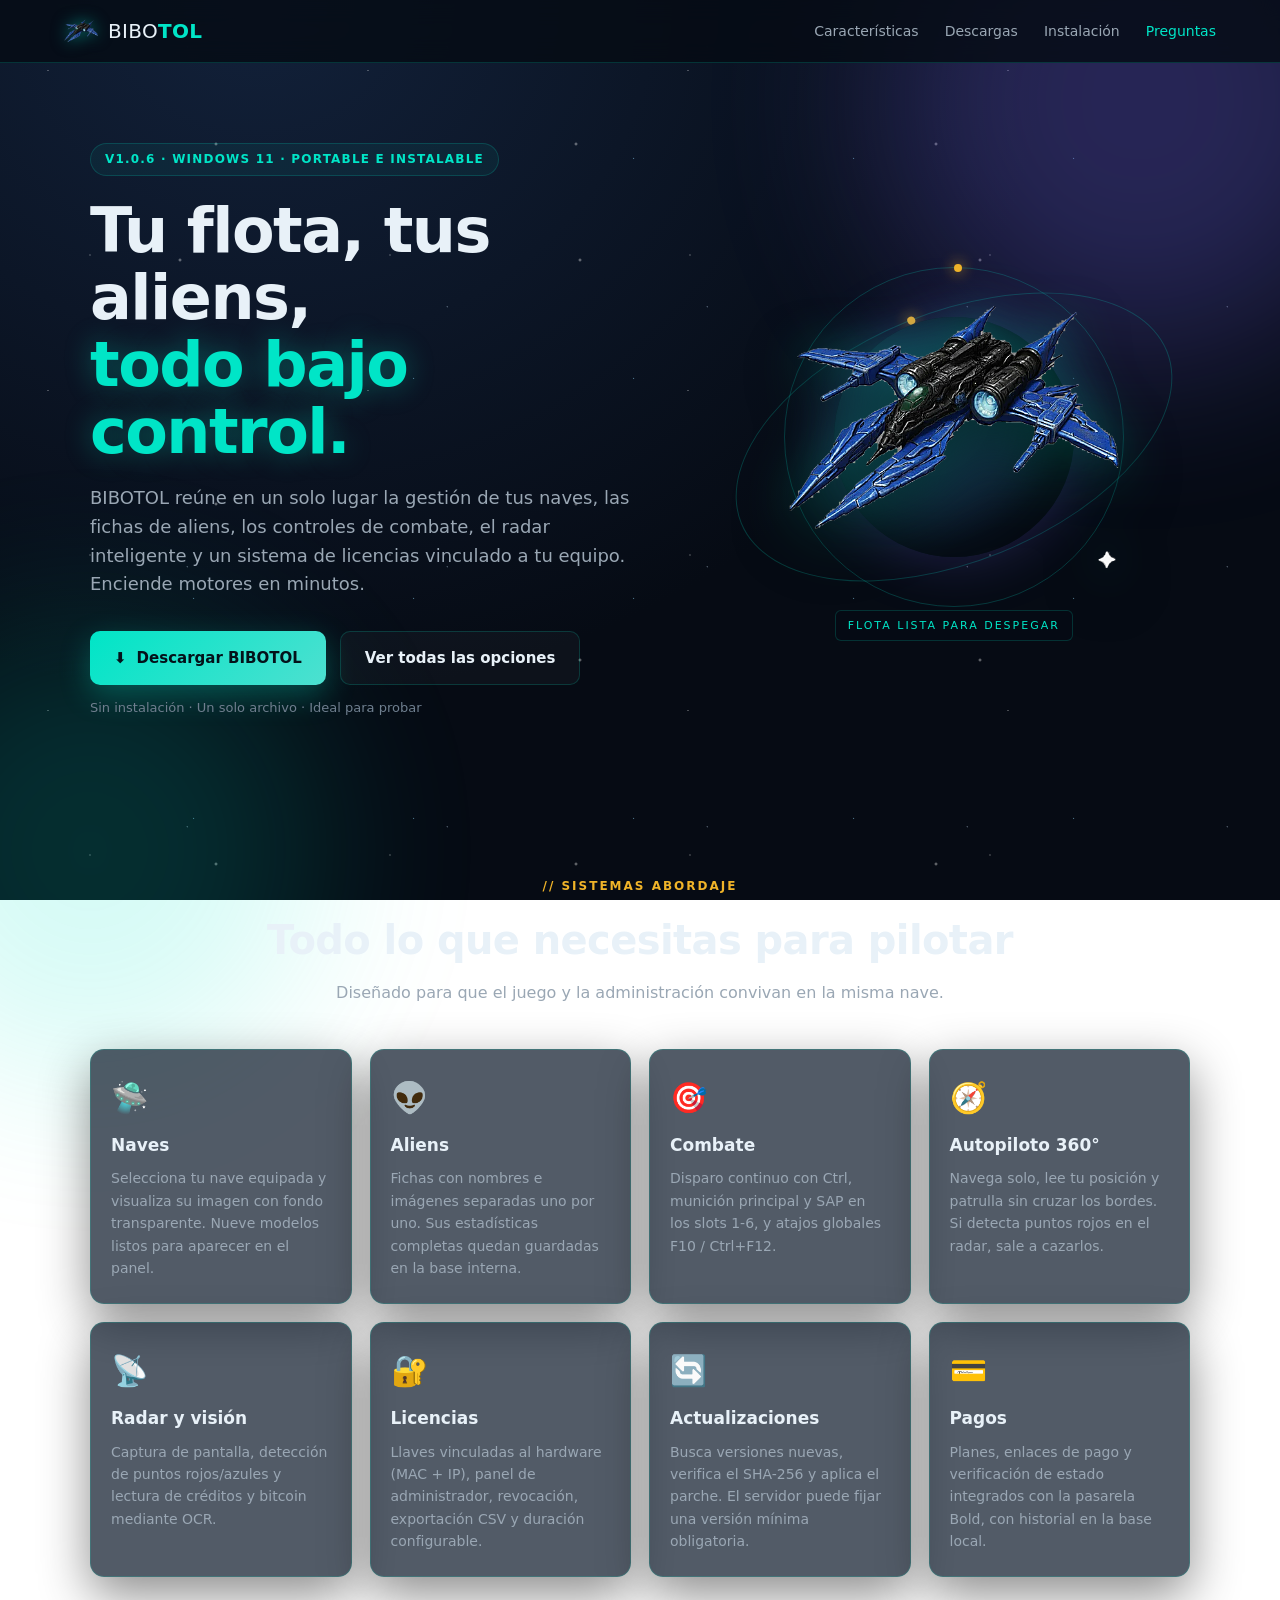
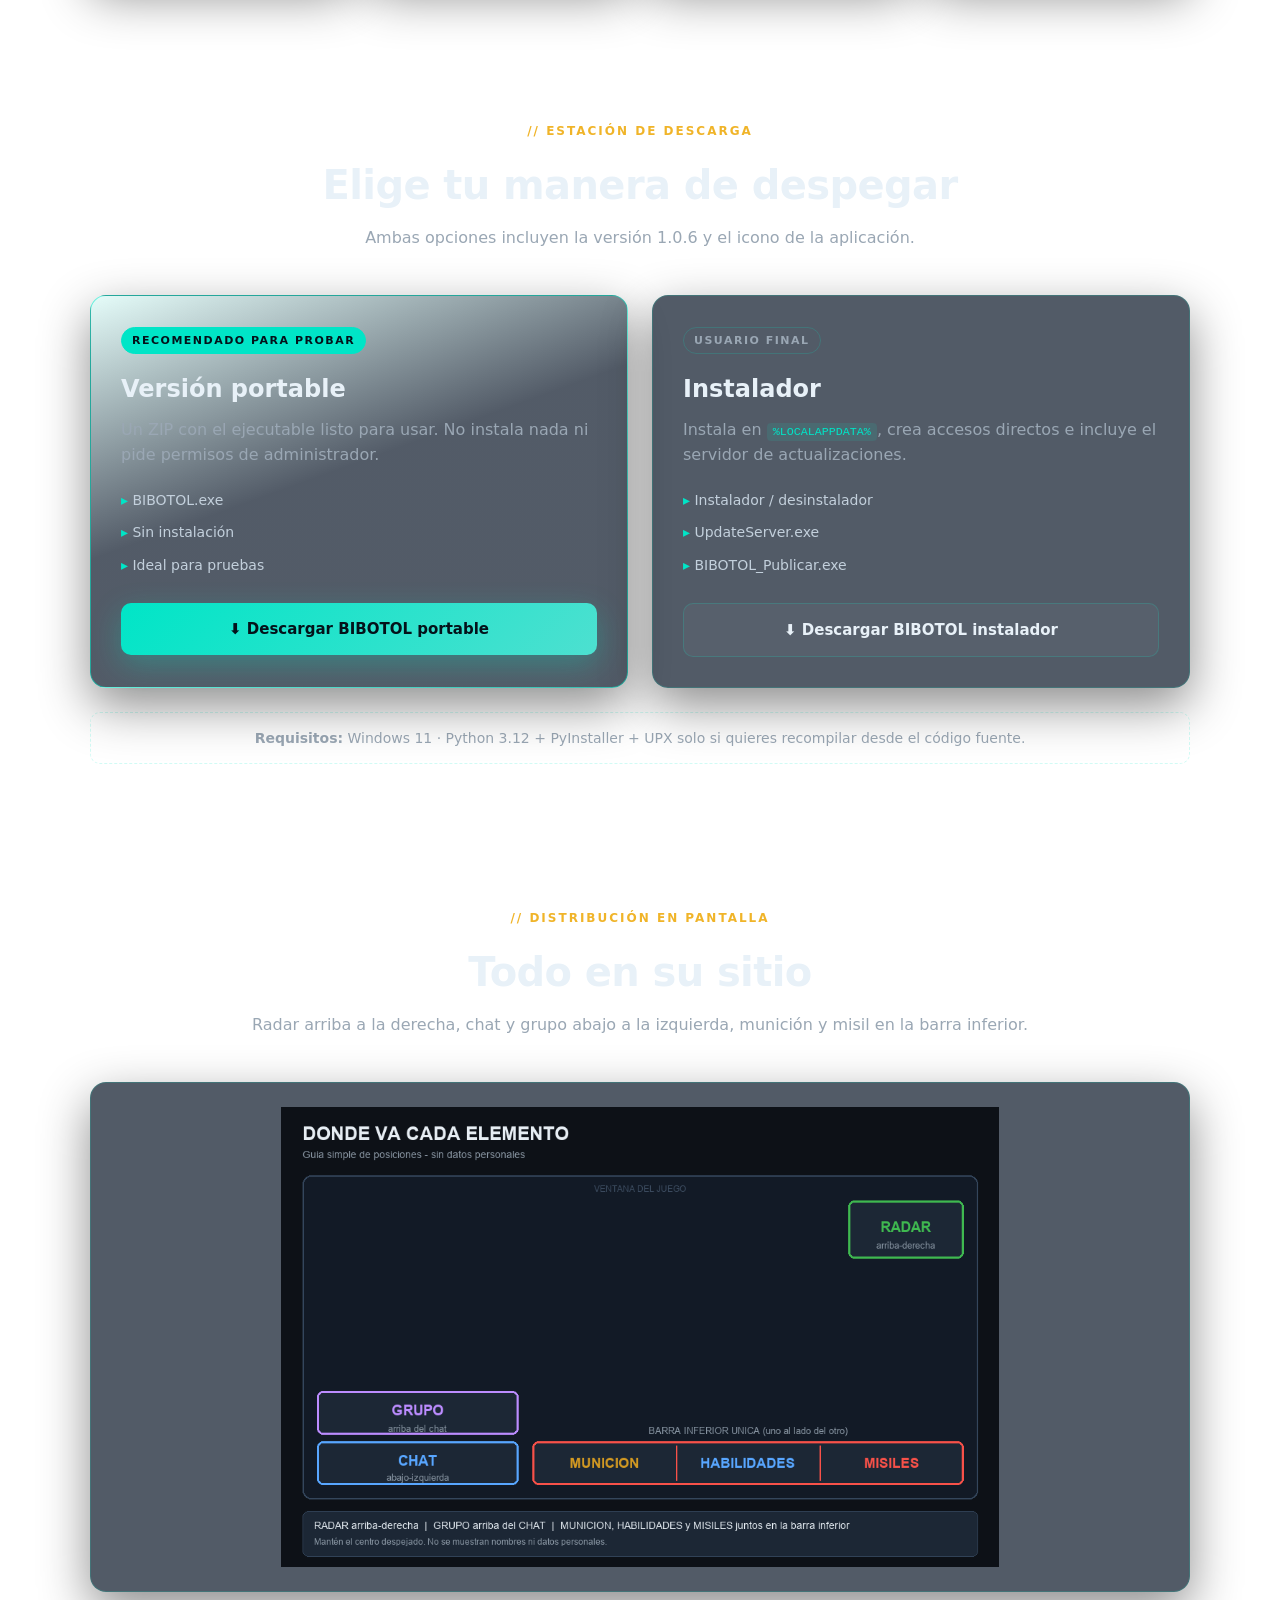
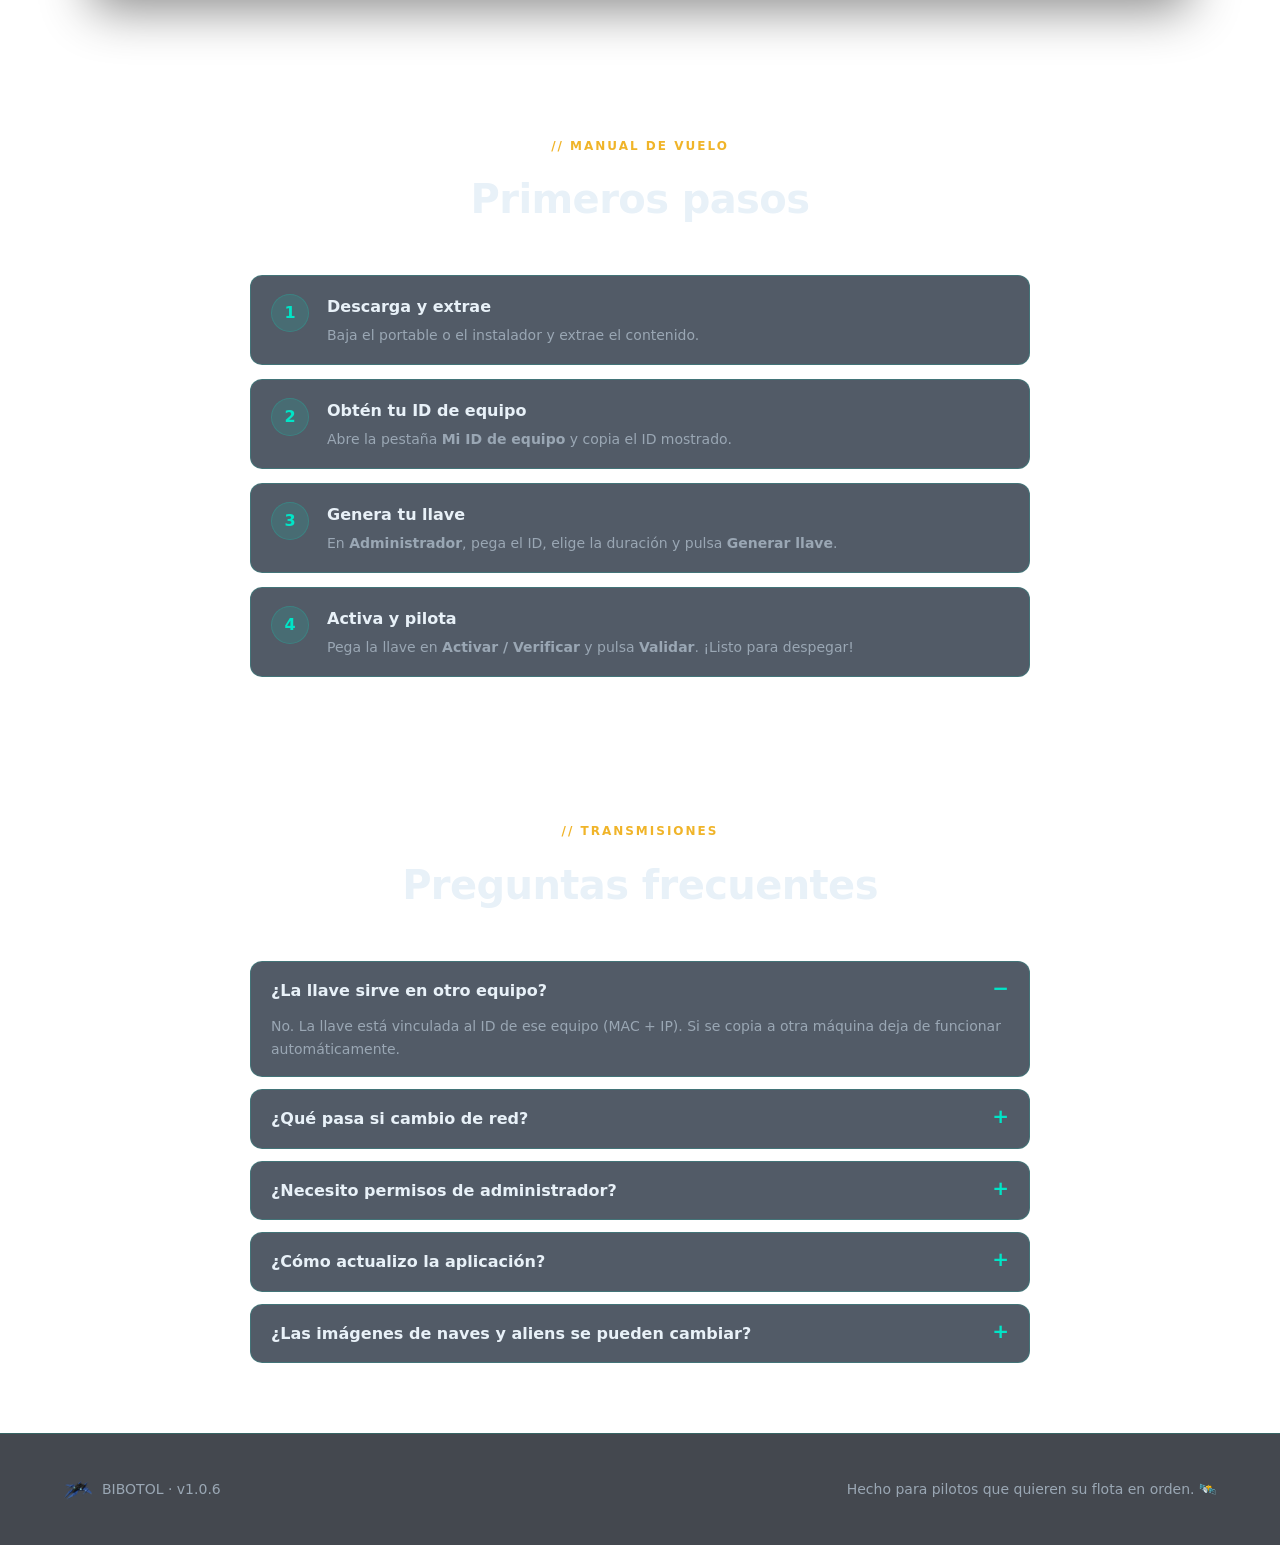
<file: index.html>
<!DOCTYPE html>
<html lang="es">
<head>
<meta charset="UTF-8">
<meta name="viewport" content="width=device-width, initial-scale=1.0">
<title>BIBOTOL — Centro de descargas</title>
<meta name="description" content="Descarga BIBOTOL: naves, aliens, autopiloto, radar y licencias por hardware en una sola aplicación para Windows.">
<link rel="icon" href="app.png" type="image/png">
<link rel="stylesheet" href="styles.css">
</head>
<body>

<div class="stars" aria-hidden="true"></div>
<div class="nebula nebula-a" aria-hidden="true"></div>
<div class="nebula nebula-b" aria-hidden="true"></div>

<header class="topbar">
  <a class="brand" href="#inicio">
    <img src="app.png" alt="Icono de BIBOTOL" onerror="this.style.display='none'">
    <span>BIBO<b>TOL</b></span>
  </a>
  <nav>
    <a href="#caracteristicas">Características</a>
    <a href="#descargas">Descargas</a>
    <a href="#instalacion">Instalación</a>
    <a href="#faq">Preguntas</a>
  </nav>
</header>

<main>
  <!-- HERO -->
  <section id="inicio" class="hero">
    <div class="hero-copy">
      <span class="badge">v1.0.6 · Windows 11 · Portable e instalable</span>
      <h1>Tu flota, tus aliens,<br><span>todo bajo control.</span></h1>
      <p class="lead">
        BIBOTOL reúne en un solo lugar la gestión de tus naves, las fichas de
        aliens, los controles de combate, el radar inteligente y un sistema de
        licencias vinculado a tu equipo. Enciende motores en minutos.
      </p>
      <div class="cta">
        <a class="btn btn-primary" href="https://github.com/juanramosc44-byte/BIBOTOL/releases/download/v1.0.6/BIBOTOL_Portable_v1.0.6.zip" download>
          <span>⬇</span> Descargar BIBOTOL
        </a>
        <a class="btn btn-ghost" href="#descargas">Ver todas las opciones</a>
      </div>
      <p class="hint">Sin instalación · Un solo archivo · Ideal para probar</p>
    </div>

    <div class="hero-art">
      <div class="orbit orbit-1"></div>
      <div class="orbit orbit-2"></div>
      <div class="planet"></div>
      <img class="ship" src="ships/nave_origen.png" alt="Nave del juego"
           onerror="this.src='app.png'">
      <div class="ship-label">FLOTA LISTA PARA DESPEGAR</div>
    </div>
  </section>

  <!-- CARACTERÍSTICAS -->
  <section id="caracteristicas" class="section">
    <div class="section-head">
      <span class="kicker">// SISTEMAS ABORDAJE</span>
      <h2>Todo lo que necesitas para pilotar</h2>
      <p>Diseñado para que el juego y la administración convivan en la misma nave.</p>
    </div>

    <div class="grid">
      <article class="card">
        <div class="ico">🛸</div>
        <h3>Naves</h3>
        <p>Selecciona tu nave equipada y visualiza su imagen con fondo transparente. Nueve modelos listos para aparecer en el panel.</p>
      </article>
      <article class="card">
        <div class="ico">👽</div>
        <h3>Aliens</h3>
        <p>Fichas con nombres e imágenes separadas uno por uno. Sus estadísticas completas quedan guardadas en la base interna.</p>
      </article>
      <article class="card">
        <div class="ico">🎯</div>
        <h3>Combate</h3>
        <p>Disparo continuo con Ctrl, munición principal y SAP en los slots 1-6, y atajos globales F10 / Ctrl+F12.</p>
      </article>
      <article class="card">
        <div class="ico">🧭</div>
        <h3>Autopiloto 360°</h3>
        <p>Navega solo, lee tu posición y patrulla sin cruzar los bordes. Si detecta puntos rojos en el radar, sale a cazarlos.</p>
      </article>
      <article class="card">
        <div class="ico">📡</div>
        <h3>Radar y visión</h3>
        <p>Captura de pantalla, detección de puntos rojos/azules y lectura de créditos y bitcoin mediante OCR.</p>
      </article>
      <article class="card">
        <div class="ico">🔐</div>
        <h3>Licencias</h3>
        <p>Llaves vinculadas al hardware (MAC + IP), panel de administrador, revocación, exportación CSV y duración configurable.</p>
      </article>
      <article class="card">
        <div class="ico">🔄</div>
        <h3>Actualizaciones</h3>
        <p>Busca versiones nuevas, verifica el SHA-256 y aplica el parche. El servidor puede fijar una versión mínima obligatoria.</p>
      </article>
      <article class="card">
        <div class="ico">💳</div>
        <h3>Pagos</h3>
        <p>Planes, enlaces de pago y verificación de estado integrados con la pasarela Bold, con historial en la base local.</p>
      </article>
    </div>
  </section>

  <!-- DESCARGA -->
  <section id="descargas" class="section">
    <div class="section-head">
      <span class="kicker">// ESTACIÓN DE DESCARGA</span>
      <h2>Elige tu manera de despegar</h2>
      <p>Ambas opciones incluyen la versión 1.0.6 y el icono de la aplicación.</p>
    </div>

    <div class="download-grid">
      <article class="download-card featured">
        <span class="tag popular">RECOMENDADO PARA PROBAR</span>
        <h3>Versión portable</h3>
        <p>Un ZIP con el ejecutable listo para usar. No instala nada ni pide permisos de administrador.</p>
        <ul>
          <li>BIBOTOL.exe</li>
          <li>Sin instalación</li>
          <li>Ideal para pruebas</li>
        </ul>
        <a class="btn btn-primary wide" href="https://github.com/juanramosc44-byte/BIBOTOL/releases/download/v1.0.6/BIBOTOL_Portable_v1.0.6.zip" download>
          ⬇ Descargar BIBOTOL portable
        </a>
      </article>

      <article class="download-card">
        <span class="tag">USUARIO FINAL</span>
        <h3>Instalador</h3>
        <p>Instala en <code>%LOCALAPPDATA%</code>, crea accesos directos e incluye el servidor de actualizaciones.</p>
        <ul>
          <li>Instalador / desinstalador</li>
          <li>UpdateServer.exe</li>
          <li>BIBOTOL_Publicar.exe</li>
        </ul>
        <a class="btn btn-ghost wide" href="https://github.com/juanramosc44-byte/BIBOTOL/releases/download/v1.0.6/BIBOTOL_Instalador_v1.0.6.zip" download>
          ⬇ Descargar BIBOTOL instalador
        </a>
      </article>
    </div>

    <div class="note">
      <strong>Requisitos:</strong> Windows 11 · Python 3.12 + PyInstaller + UPX solo si quieres recompilar desde el código fuente.
    </div>
  </section>

  <!-- AYUDA VISUAL -->
  <section class="section">
    <div class="section-head">
      <span class="kicker">// DISTRIBUCIÓN EN PANTALLA</span>
      <h2>Todo en su sitio</h2>
      <p>Radar arriba a la derecha, chat y grupo abajo a la izquierda, munición y misil en la barra inferior.</p>
    </div>
    <div class="layout-frame">
      <img src="help_layout.png" alt="Diagrama de distribución de la interfaz"
           onerror="this.parentElement.style.display='none'">
    </div>
  </section>

  <!-- INSTALACIÓN -->
  <section id="instalacion" class="section narrow">
    <div class="section-head">
      <span class="kicker">// MANUAL DE VUELO</span>
      <h2>Primeros pasos</h2>
    </div>
    <ol class="steps">
      <li><span>1</span><div><h3>Descarga y extrae</h3><p>Baja el portable o el instalador y extrae el contenido.</p></div></li>
      <li><span>2</span><div><h3>Obtén tu ID de equipo</h3><p>Abre la pestaña <b>Mi ID de equipo</b> y copia el ID mostrado.</p></div></li>
      <li><span>3</span><div><h3>Genera tu llave</h3><p>En <b>Administrador</b>, pega el ID, elige la duración y pulsa <b>Generar llave</b>.</p></div></li>
      <li><span>4</span><div><h3>Activa y pilota</h3><p>Pega la llave en <b>Activar / Verificar</b> y pulsa <b>Validar</b>. ¡Listo para despegar!</p></div></li>
    </ol>
  </section>

  <!-- FAQ -->
  <section id="faq" class="section narrow">
    <div class="section-head">
      <span class="kicker">// TRANSMISIONES</span>
      <h2>Preguntas frecuentes</h2>
    </div>
    <div class="faq">
      <details open>
        <summary>¿La llave sirve en otro equipo?</summary>
        <p>No. La llave está vinculada al ID de ese equipo (MAC + IP). Si se copia a otra máquina deja de funcionar automáticamente.</p>
      </details>
      <details>
        <summary>¿Qué pasa si cambio de red?</summary>
        <p>El ID depende también de la IP local, así que al cambiar de red puede variar. Si quieres que dependa solo de la MAC, se puede ajustar.</p>
      </details>
      <details>
        <summary>¿Necesito permisos de administrador?</summary>
        <p>No. La versión portable y la instalación en <code>%LOCALAPPDATA%</code> funcionan sin elevación de permisos.</p>
      </details>
      <details>
        <summary>¿Cómo actualizo la aplicación?</summary>
        <p>En la pestaña <b>Actualización</b>, pulsa <b>Buscar actualizaciones</b>. También puedes activar la búsqueda automática al iniciar.</p>
      </details>
      <details>
        <summary>¿Las imágenes de naves y aliens se pueden cambiar?</summary>
        <p>Sí. Coloca los PNG en <code>assets/ships</code> y <code>assets/aliens</code> con el nombre del modelo en minúsculas. El script <code>prepare_assets.py</code> quita el fondo y los deja listos.</p>
      </details>
    </div>
  </section>
</main>

<footer>
  <div>
    <img src="app.png" alt="" onerror="this.style.display='none'">
    <span>BIBOTOL · v1.0.6</span>
  </div>
  <p>Hecho para pilotos que quieren su flota en orden. 🛰️</p>
</footer>

<script src="script.js"></script>
</body>
</html>
</file>
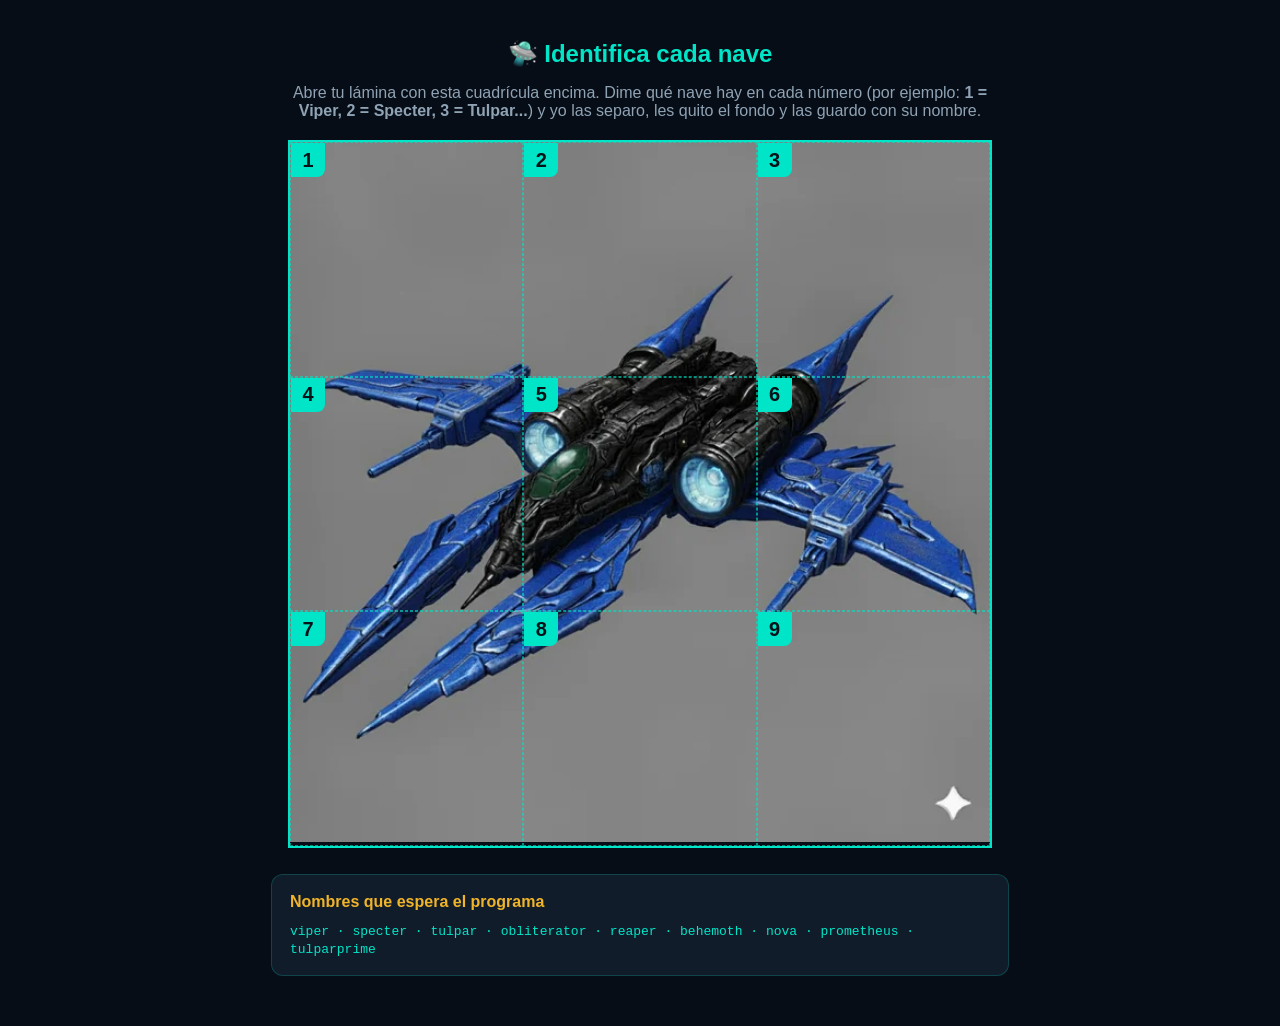
<file: ships_grid.html>
<!DOCTYPE html>
<html lang="es">
<head>
<meta charset="UTF-8">
<meta name="viewport" content="width=device-width, initial-scale=1.0">
<title>Identificar naves de la lámina</title>
<style>
  body{margin:0;background:#070d16;color:#e8f1f8;font-family:"Segoe UI",sans-serif;text-align:center;padding:24px}
  h1{color:#00e5c7;font-size:24px}
  p{color:#8fa3b5;max-width:700px;margin:0 auto 20px}
  .board{position:relative;width:min(90vw,700px);margin:0 auto;aspect-ratio:1/1;border:2px solid #00e5c7}
  .board img{width:100%;height:100%;object-fit:contain;background:#808080}
  .grid{position:absolute;inset:0;display:grid;grid-template-columns:repeat(3,1fr);grid-template-rows:repeat(3,1fr);pointer-events:none}
  .cell{border:1px dashed rgba(0,229,199,.6);display:flex;align-items:flex-start;justify-content:flex-start}
  .cell b{background:#00e5c7;color:#04121a;font-size:20px;width:34px;height:34px;display:grid;place-items:center;border-radius:0 0 8px 0}
  .list{max-width:700px;margin:26px auto;text-align:left;background:#111c2b;border:1px solid #00e5c733;border-radius:12px;padding:18px}
  .list h2{color:#f0b429;font-size:16px;margin:0 0 10px}
  .list code{color:#00e5c7}
</style>
</head>
<body>
<h1>🛸 Identifica cada nave</h1>
<p>Abre tu lámina con esta cuadrícula encima. Dime qué nave hay en cada número
   (por ejemplo: <b>1 = Viper, 2 = Specter, 3 = Tulpar...</b>) y yo las separo,
   les quito el fondo y las guardo con su nombre.</p>

<div class="board">
  <img src="ships/nave_origen.webp" alt="Lámina de naves">
  <div class="grid">
    <div class="cell"><b>1</b></div><div class="cell"><b>2</b></div><div class="cell"><b>3</b></div>
    <div class="cell"><b>4</b></div><div class="cell"><b>5</b></div><div class="cell"><b>6</b></div>
    <div class="cell"><b>7</b></div><div class="cell"><b>8</b></div><div class="cell"><b>9</b></div>
  </div>
</div>

<div class="list">
  <h2>Nombres que espera el programa</h2>
  <code>viper · specter · tulpar · obliterator · reaper · behemoth · nova · prometheus · tulparprime</code>
</div>
</body>
</html>
</file>
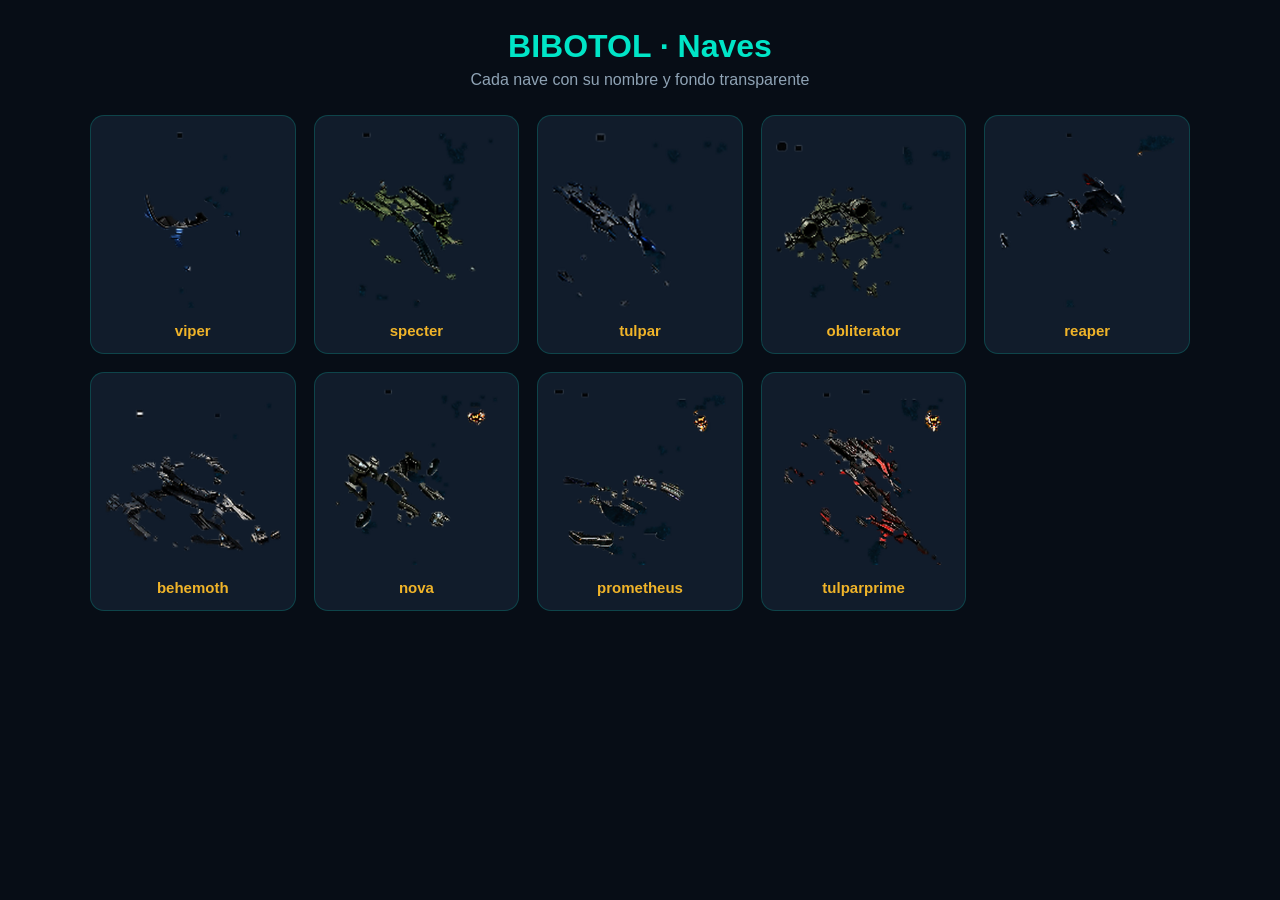
<file: ships_preview.html>
<!DOCTYPE html>
<html lang="es">
<head>
<meta charset="UTF-8">
<meta name="viewport" content="width=device-width, initial-scale=1.0">
<title>BIBOTOL - Naves</title>
<style>
  body{margin:0;background:#070d16;color:#e8f1f8;font-family:"Segoe UI",sans-serif;text-align:center;padding:28px}
  h1{color:#00e5c7;margin:0 0 6px}
  p{color:#8fa3b5;margin:0 0 26px}
  .grid{display:grid;grid-template-columns:repeat(auto-fit,minmax(200px,1fr));gap:18px;max-width:1100px;margin:0 auto}
  .card{background:#111c2b;border:1px solid #00e5c733;border-radius:14px;padding:14px}
  .card img{width:100%;height:180px;object-fit:contain;image-rendering:auto}
  .card b{display:block;color:#f0b429;font-size:15px;margin-top:8px}
</style>
</head>
<body>
<h1>BIBOTOL · Naves</h1>
<p>Cada nave con su nombre y fondo transparente</p>
<div class="grid" id="grid"></div>
<script>
  const naves = ["viper","specter","tulpar","obliterator","reaper","behemoth","nova","prometheus","tulparprime"];
  document.getElementById("grid").innerHTML = naves.map(n =>
    `<div class="card"><img src="ships/${n}.png" alt="${n}"><b>${n}</b></div>`).join("");
</script>
</body>
</html>
</file>
<file: styles.css>
/* ==========================================================================
   BIBOTOL — página de descarga con tema espacial
   ========================================================================== */
:root{
  --bg:#060b14;
  --bg-2:#0a1220;
  --panel:rgba(16,28,45,.72);
  --line:rgba(0,229,199,.18);
  --text:#e8f1f8;
  --muted:#9aa7b4;
  --cyan:#00e5c7;
  --amber:#f0b429;
  --violet:#7c6cff;
  --shadow:0 18px 50px rgba(0,0,0,.45);
}

*{box-sizing:border-box}
html{scroll-behavior:smooth}
body{
  margin:0;
  font-family:"Segoe UI",system-ui,-apple-system,sans-serif;
  color:var(--text);
  background:radial-gradient(ellipse at 20% 0%,#12213a 0%,var(--bg) 55%) fixed;
  line-height:1.6;
  overflow-x:hidden;
}
a{color:inherit;text-decoration:none}
img{max-width:100%;display:block}

/* --- Fondo estrellado --------------------------------------------------- */
.stars{
  position:fixed;inset:0;z-index:-3;pointer-events:none;
  background-image:
    radial-gradient(1px 1px at 15% 22%,#fff,transparent),
    radial-gradient(1px 1px at 72% 18%,#cfe9ff,transparent),
    radial-gradient(2px 2px at 45% 65%,#fff,transparent),
    radial-gradient(1px 1px at 88% 72%,#9df,transparent),
    radial-gradient(1px 1px at 30% 85%,#fff,transparent),
    radial-gradient(2px 2px at 60% 40%,#fff,transparent);
  background-size:320px 320px,260px 260px,400px 400px,220px 220px,300px 300px,360px 360px;
  opacity:.55;
  animation:twinkle 6s ease-in-out infinite alternate;
}
@keyframes twinkle{from{opacity:.35}to{opacity:.75}}
.nebula{position:fixed;filter:blur(90px);border-radius:50%;z-index:-2;pointer-events:none;opacity:.28}
.nebula-a{width:520px;height:520px;background:var(--violet);top:-160px;right:-120px}
.nebula-b{width:460px;height:460px;background:var(--cyan);bottom:-180px;left:-140px;opacity:.16}

/* --- Barra superior ----------------------------------------------------- */
.topbar{
  position:sticky;top:0;z-index:20;
  display:flex;align-items:center;justify-content:space-between;
  padding:14px clamp(20px,5vw,70px);
  background:rgba(6,11,20,.82);backdrop-filter:blur(12px);
  border-bottom:1px solid var(--line);
}
.brand{display:flex;align-items:center;gap:10px;font-size:20px;letter-spacing:.3px}
.brand img{width:34px;height:34px;object-fit:contain;filter:drop-shadow(0 0 8px rgba(0,229,199,.5))}
.brand b{color:var(--cyan)}
.topbar nav{display:flex;gap:26px;font-size:14px;color:var(--muted)}
.topbar nav a:hover{color:var(--cyan)}

/* --- Hero --------------------------------------------------------------- */
.hero{
  max-width:1180px;margin:0 auto;padding:80px clamp(20px,5vw,40px) 70px;
  display:grid;grid-template-columns:1.1fr .9fr;gap:50px;align-items:center;
  min-height:620px;
}
.badge{
  display:inline-block;padding:6px 14px;border:1px solid var(--line);
  border-radius:999px;color:var(--cyan);font-size:12px;font-weight:700;
  letter-spacing:1.2px;text-transform:uppercase;background:rgba(0,229,199,.06);
}
h1{font-size:clamp(38px,5vw,62px);line-height:1.08;margin:22px 0 18px;letter-spacing:-1.5px}
h1 span{color:var(--cyan);text-shadow:0 0 28px rgba(0,229,199,.35)}
.lead{color:var(--muted);font-size:18px;max-width:560px}
.cta{display:flex;gap:14px;flex-wrap:wrap;margin:32px 0 12px}
.btn{
  display:inline-flex;align-items:center;justify-content:center;gap:10px;
  padding:14px 24px;border-radius:10px;font-weight:700;font-size:15px;
  transition:transform .18s ease,box-shadow .18s ease,background .18s ease;
}
.btn:hover{transform:translateY(-2px)}
.btn-primary{
  color:#04121a;background:linear-gradient(135deg,var(--cyan),#4de0d0);
  box-shadow:0 10px 30px rgba(0,229,199,.28);
}
.btn-primary:hover{box-shadow:0 14px 38px rgba(0,229,199,.42)}
.btn-ghost{border:1px solid var(--line);color:var(--text);background:rgba(255,255,255,.03)}
.btn-ghost:hover{background:rgba(0,229,199,.08);border-color:var(--cyan)}
.btn.wide{width:100%}
.hint{color:#6f7f8f;font-size:13px}

.hero-art{position:relative;height:420px;display:grid;place-items:center}
.orbit{
  position:absolute;border:1px solid rgba(0,229,199,.22);border-radius:50%;
  animation:spin 24s linear infinite;
}
.orbit::after{
  content:"";position:absolute;top:-4px;left:50%;width:8px;height:8px;
  border-radius:50%;background:var(--amber);box-shadow:0 0 14px var(--amber);
}
.orbit-1{width:340px;height:340px}
.orbit-2{width:460px;height:250px;transform:rotate(-22deg);animation-duration:16s}
@keyframes spin{to{transform:rotate(360deg)}}
.planet{
  position:absolute;width:240px;height:240px;border-radius:50%;
  background:radial-gradient(circle at 35% 30%,#1d3a5c,#0b1829 70%);
  box-shadow:inset -22px -18px 50px rgba(0,0,0,.6),0 0 60px rgba(124,108,255,.25);
}
.ship{
  position:relative;width:330px;height:330px;object-fit:contain;
  filter:drop-shadow(0 18px 30px rgba(0,0,0,.6)) drop-shadow(0 0 22px rgba(0,229,199,.35));
  animation:float 5s ease-in-out infinite;
}
@keyframes float{50%{transform:translateY(-14px)}}
.ship-label{
  position:absolute;bottom:6px;font-size:11px;letter-spacing:2px;
  color:var(--cyan);background:rgba(6,11,20,.8);padding:6px 12px;border-radius:6px;
  border:1px solid var(--line);
}

/* --- Secciones ---------------------------------------------------------- */
.section{max-width:1180px;margin:0 auto;padding:70px clamp(20px,5vw,40px)}
.section.narrow{max-width:860px}
.section-head{text-align:center;margin-bottom:44px}
.kicker{color:var(--amber);font-size:12px;font-weight:800;letter-spacing:2px}
.section-head h2{font-size:clamp(28px,3.4vw,40px);margin:10px 0 8px;letter-spacing:-.6px}
.section-head p{color:var(--muted);margin:0}

.grid{display:grid;grid-template-columns:repeat(4,1fr);gap:18px}
.card{
  background:var(--panel);border:1px solid var(--line);border-radius:14px;
  padding:24px 20px;box-shadow:var(--shadow);transition:transform .2s,border-color .2s;
}
.card:hover{transform:translateY(-5px);border-color:rgba(0,229,199,.5)}
.ico{font-size:30px;margin-bottom:10px}
.card h3{margin:0 0 8px;font-size:17px}
.card p{margin:0;color:var(--muted);font-size:14px}

/* --- Descargas ---------------------------------------------------------- */
.download-grid{display:grid;grid-template-columns:1fr 1fr;gap:24px}
.download-card{
  position:relative;background:var(--panel);border:1px solid var(--line);
  border-radius:16px;padding:30px;box-shadow:var(--shadow);
}
.download-card.featured{border-color:rgba(0,229,199,.55);
  background:linear-gradient(160deg,rgba(0,229,199,.10),var(--panel) 45%)}
.tag{display:inline-block;font-size:11px;font-weight:800;letter-spacing:1.5px;
  color:var(--muted);border:1px solid var(--line);padding:4px 10px;border-radius:999px}
.tag.popular{color:#04121a;background:var(--cyan);border-color:var(--cyan)}
.download-card h3{font-size:24px;margin:16px 0 8px}
.download-card p{color:var(--muted);margin:0 0 16px}
.download-card ul{list-style:none;padding:0;margin:0 0 22px;color:#c3d0dc;font-size:14px}
.download-card li{padding:5px 0}
.download-card li::before{content:"▸ ";color:var(--cyan)}
code{background:rgba(0,229,199,.10);color:var(--cyan);padding:2px 6px;border-radius:4px;font-size:.9em}
.note{
  margin-top:24px;text-align:center;color:var(--muted);font-size:14px;
  border:1px dashed var(--line);border-radius:10px;padding:14px;
}

/* --- Diagrama ----------------------------------------------------------- */
.layout-frame{
  background:var(--panel);border:1px solid var(--line);border-radius:16px;
  padding:24px;box-shadow:var(--shadow);text-align:center;
}
.layout-frame img{margin:0 auto;max-height:460px;object-fit:contain}

/* --- Pasos -------------------------------------------------------------- */
.steps{list-style:none;padding:0;margin:0;display:grid;gap:14px}
.steps li{
  display:flex;gap:18px;align-items:flex-start;background:var(--panel);
  border:1px solid var(--line);border-radius:12px;padding:18px 20px;
}
.steps li>span{
  flex:0 0 38px;height:38px;border-radius:50%;display:grid;place-items:center;
  background:rgba(0,229,199,.12);color:var(--cyan);font-weight:800;border:1px solid var(--line);
}
.steps h3{margin:0 0 4px;font-size:16px}
.steps p{margin:0;color:var(--muted);font-size:14px}

/* --- FAQ ---------------------------------------------------------------- */
.faq{display:grid;gap:12px}
details{
  background:var(--panel);border:1px solid var(--line);border-radius:12px;padding:16px 20px;
}
summary{cursor:pointer;font-weight:700;list-style:none;display:flex;justify-content:space-between}
summary::-webkit-details-marker{display:none}
summary::after{content:"+";color:var(--cyan);font-size:20px;line-height:1}
details[open] summary::after{content:"−"}
details p{color:var(--muted);margin:12px 0 0;font-size:14px}

/* --- Footer ------------------------------------------------------------- */
footer{
  border-top:1px solid var(--line);padding:30px clamp(20px,5vw,70px);
  display:flex;justify-content:space-between;align-items:center;flex-wrap:wrap;gap:12px;
  color:var(--muted);font-size:14px;background:rgba(6,11,20,.75);
}
footer div{display:flex;align-items:center;gap:10px}
footer img{width:28px;height:28px;object-fit:contain}

/* --- Responsive --------------------------------------------------------- */
@media(max-width:900px){
  .hero{grid-template-columns:1fr;text-align:center;padding-top:50px}
  .lead{margin:0 auto}.cta{justify-content:center}
  .hero-art{height:330px}
  .grid{grid-template-columns:repeat(2,1fr)}
  .topbar nav{display:none}
}
@media(max-width:600px){
  .grid,.download-grid{grid-template-columns:1fr}
  .hero-art{height:280px}
  .orbit-2{width:320px;height:180px}
  .orbit-1{width:240px;height:240px}
  .planet{width:180px;height:180px}
  .ship{width:230px;height:230px}
}
</file>
